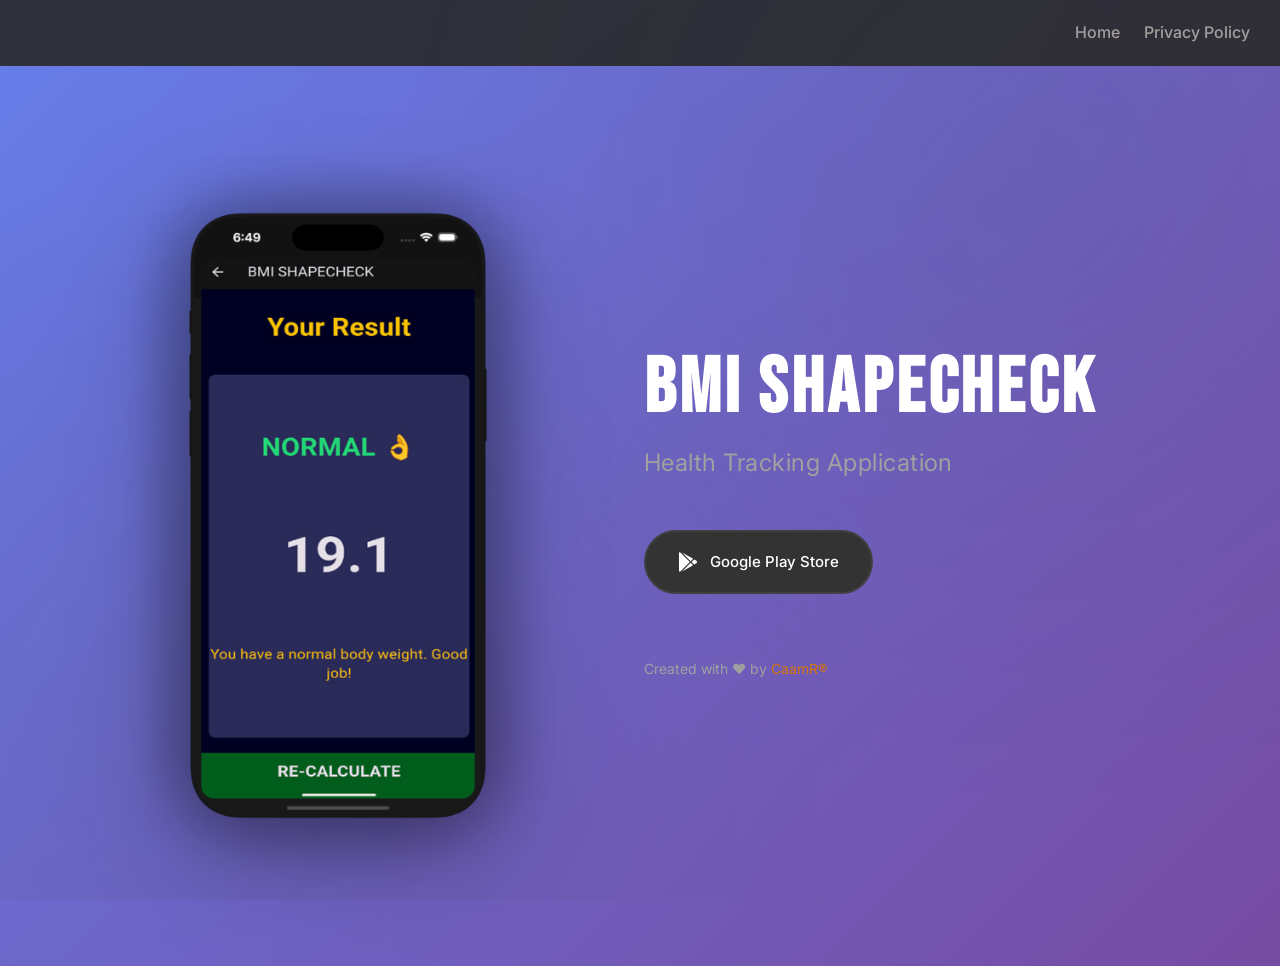
<file: index.html>
<!DOCTYPE html>
<html lang="en">
  <head>
    <meta charset="UTF-8" />
    <meta name="viewport" content="width=device-width, initial-scale=1" />
    <title>BMI ShapeCheck - Health Tracking Application</title>
    <meta
      name="description"
      content="BMI ShapeCheck is a smart health tracking app that helps you calculate your BMI (Body Mass Index) and monitor your fitness journey effectively."
    />
    <meta
      property="og:title"
      content="BMI ShapeCheck - Health Tracking Application"
    />
    <meta
      property="og:description"
      content="Your personal AI math tutor for mastering mathematics."
    />
    <meta property="og:type" content="website" />
    <link rel="icon" type="image/png" href="/favicon.png" />

    <!-- Bebas Neue + Inter -->
    <link rel="stylesheet" href="main.css" />
    <link rel="preconnect" href="https://fonts.googleapis.com" />
    <link rel="preconnect" href="https://fonts.gstatic.com" crossorigin />
    <link
      href="https://fonts.googleapis.com/css2?family=Bebas+Neue&family=Inter:wght@300;400;500;600;700&display=swap"
      rel="stylesheet"
    />
  </head>
  <body>
    <nav>
      <!-- Nav Links -->
      <a href="index.html">Home</a>
      <a href="privacy-policy.html">Privacy Policy</a>
    </nav>
    <div class="container">
      <div class="content-wrapper">
        <div class="app-showcase">
          <img
            src="assets/bmi-demo.png"
            alt="BMI ShapeCheck Demo"
            class="app-demo-img"
          />
        </div>
        <div class="content">
          <h1>BMI ShapeCheck</h1>
          <p class="subtitle">Health Tracking Application</p>

          <div class="download-buttons">
            <a
              href="https://play.google.com/store/apps"
              class="download-btn app-store"
              aria-label="Download on App Store"
            >
              <svg viewBox="0 0 512 512" fill="currentColor">
                <path
                  d="M325.3 234.3L104.6 13l280.8 161.2-60.1 60.1zM47 0C34 6.8 25.3 19.2 25.3 35.3v441.3c0 16.1 8.7 28.5 21.7 35.3l256.6-256L47 0zm425.2 225.6l-58.9-34.1-65.7 64.5 65.7 64.5 60.1-34.1c18-14.3 18-46.5-1.2-60.8zM104.6 499l280.8-161.2-60.1-60.1L104.6 499z"
                />
              </svg>
              <span>Google Play Store</span>
            </a>
          </div>

          <p class="footer-note">
            Created with ❤️ by
            <a href="https://monumental-bubblegum-b3b7e7.netlify.app/"
              >CaamR®</a
            >
          </p>
        </div>
      </div>
    </div>
  </body>
</html>
</file>
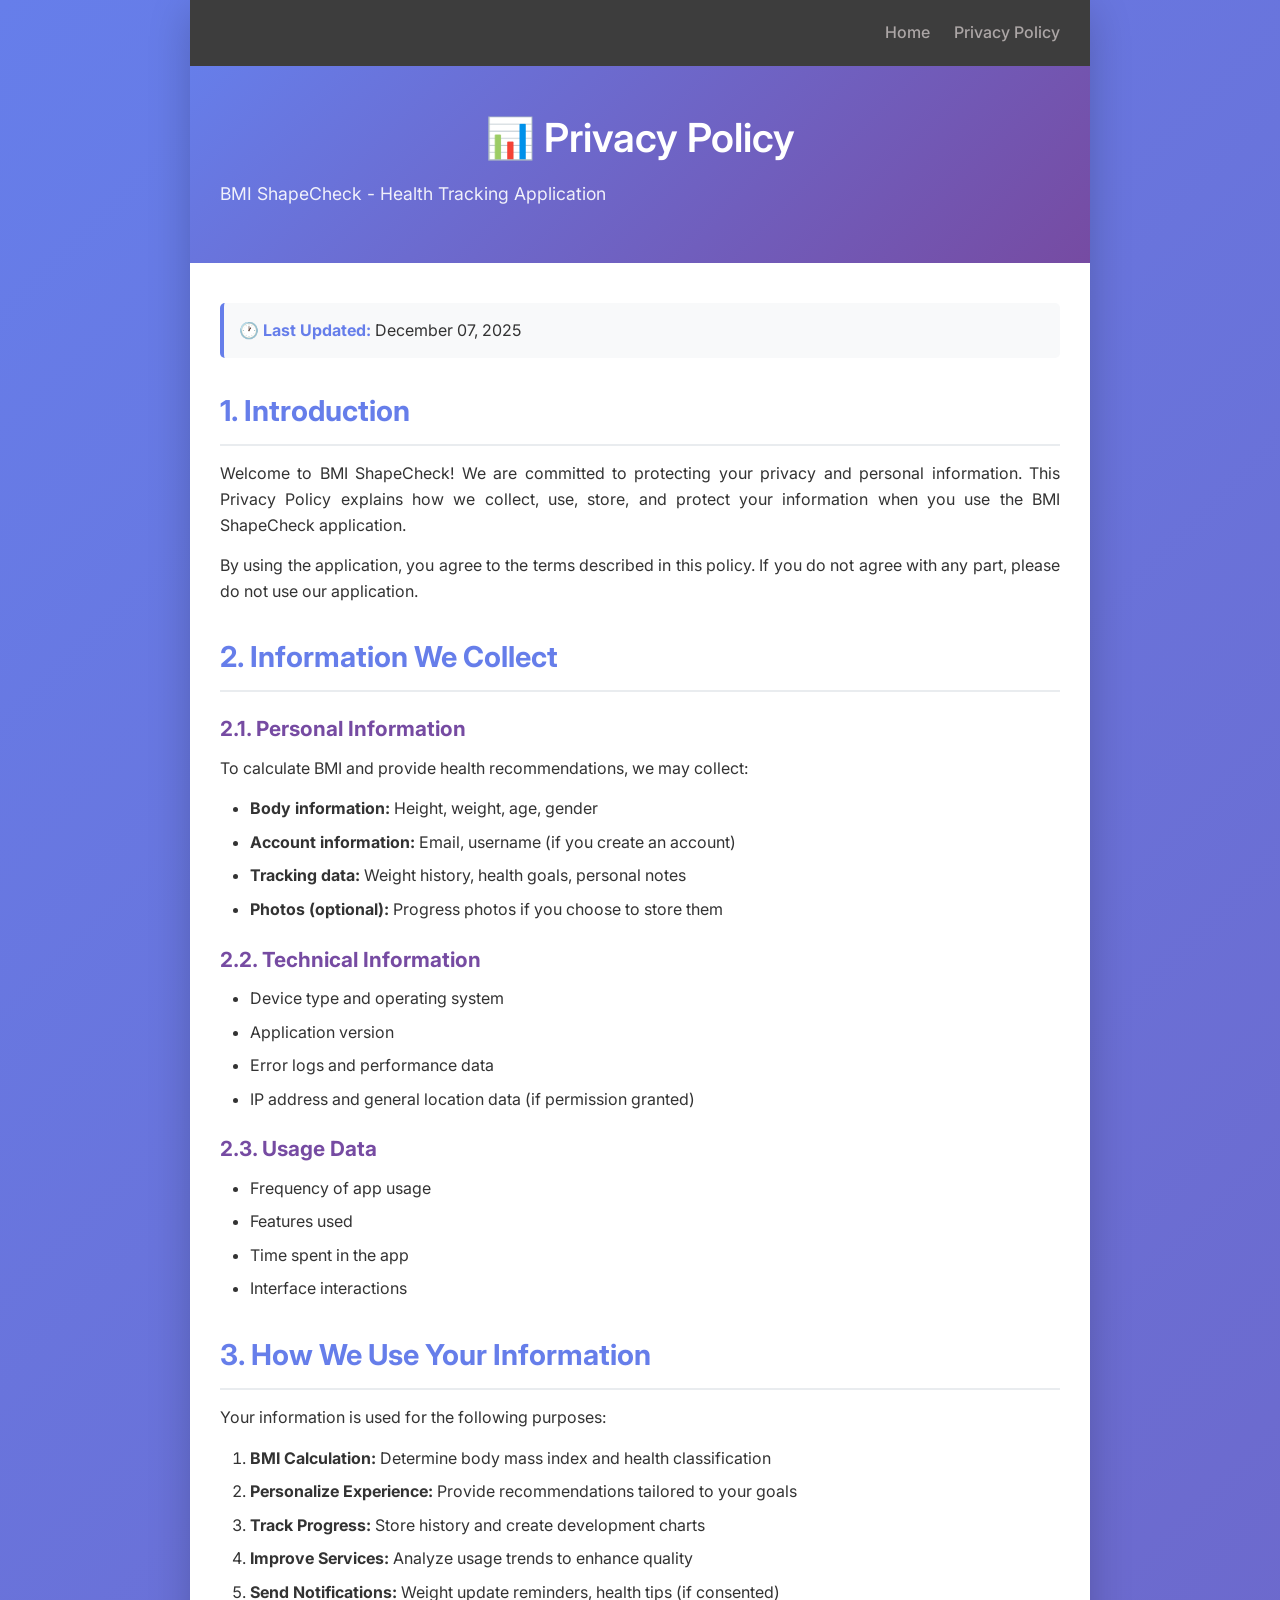
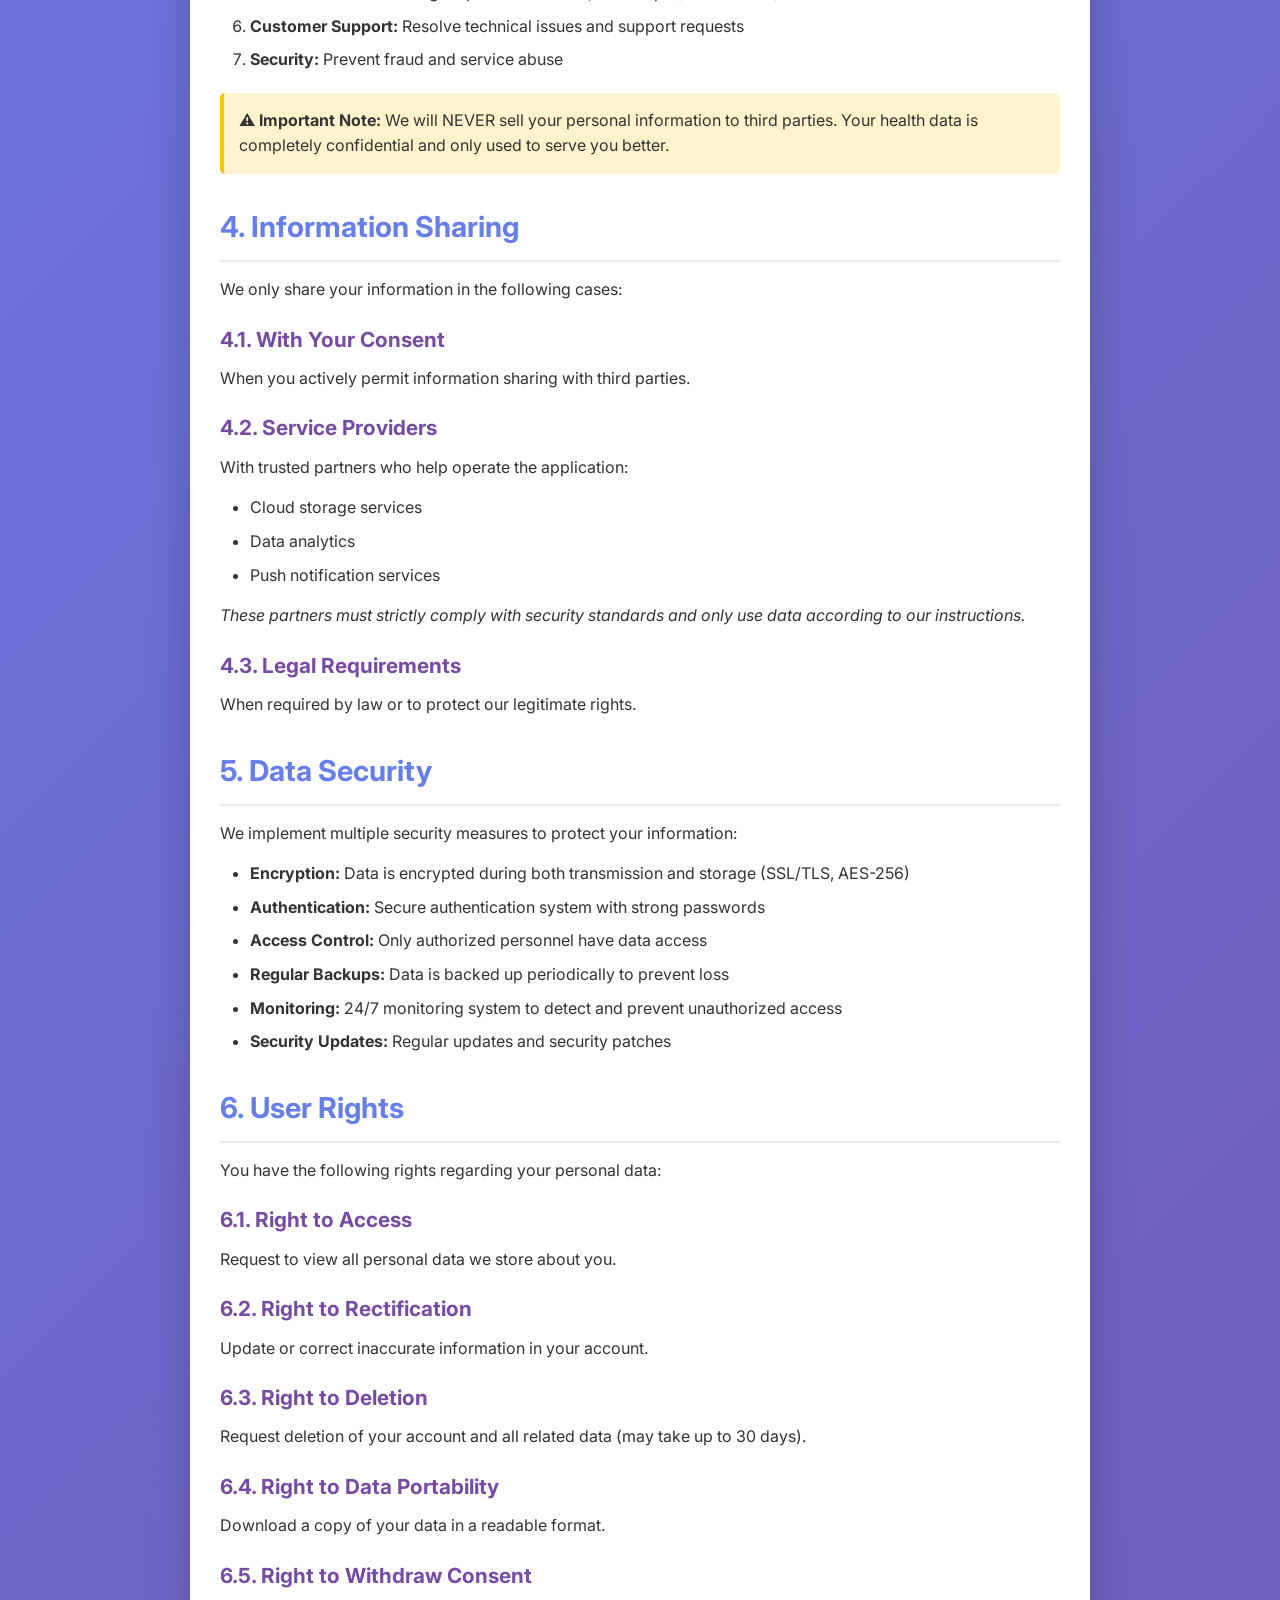
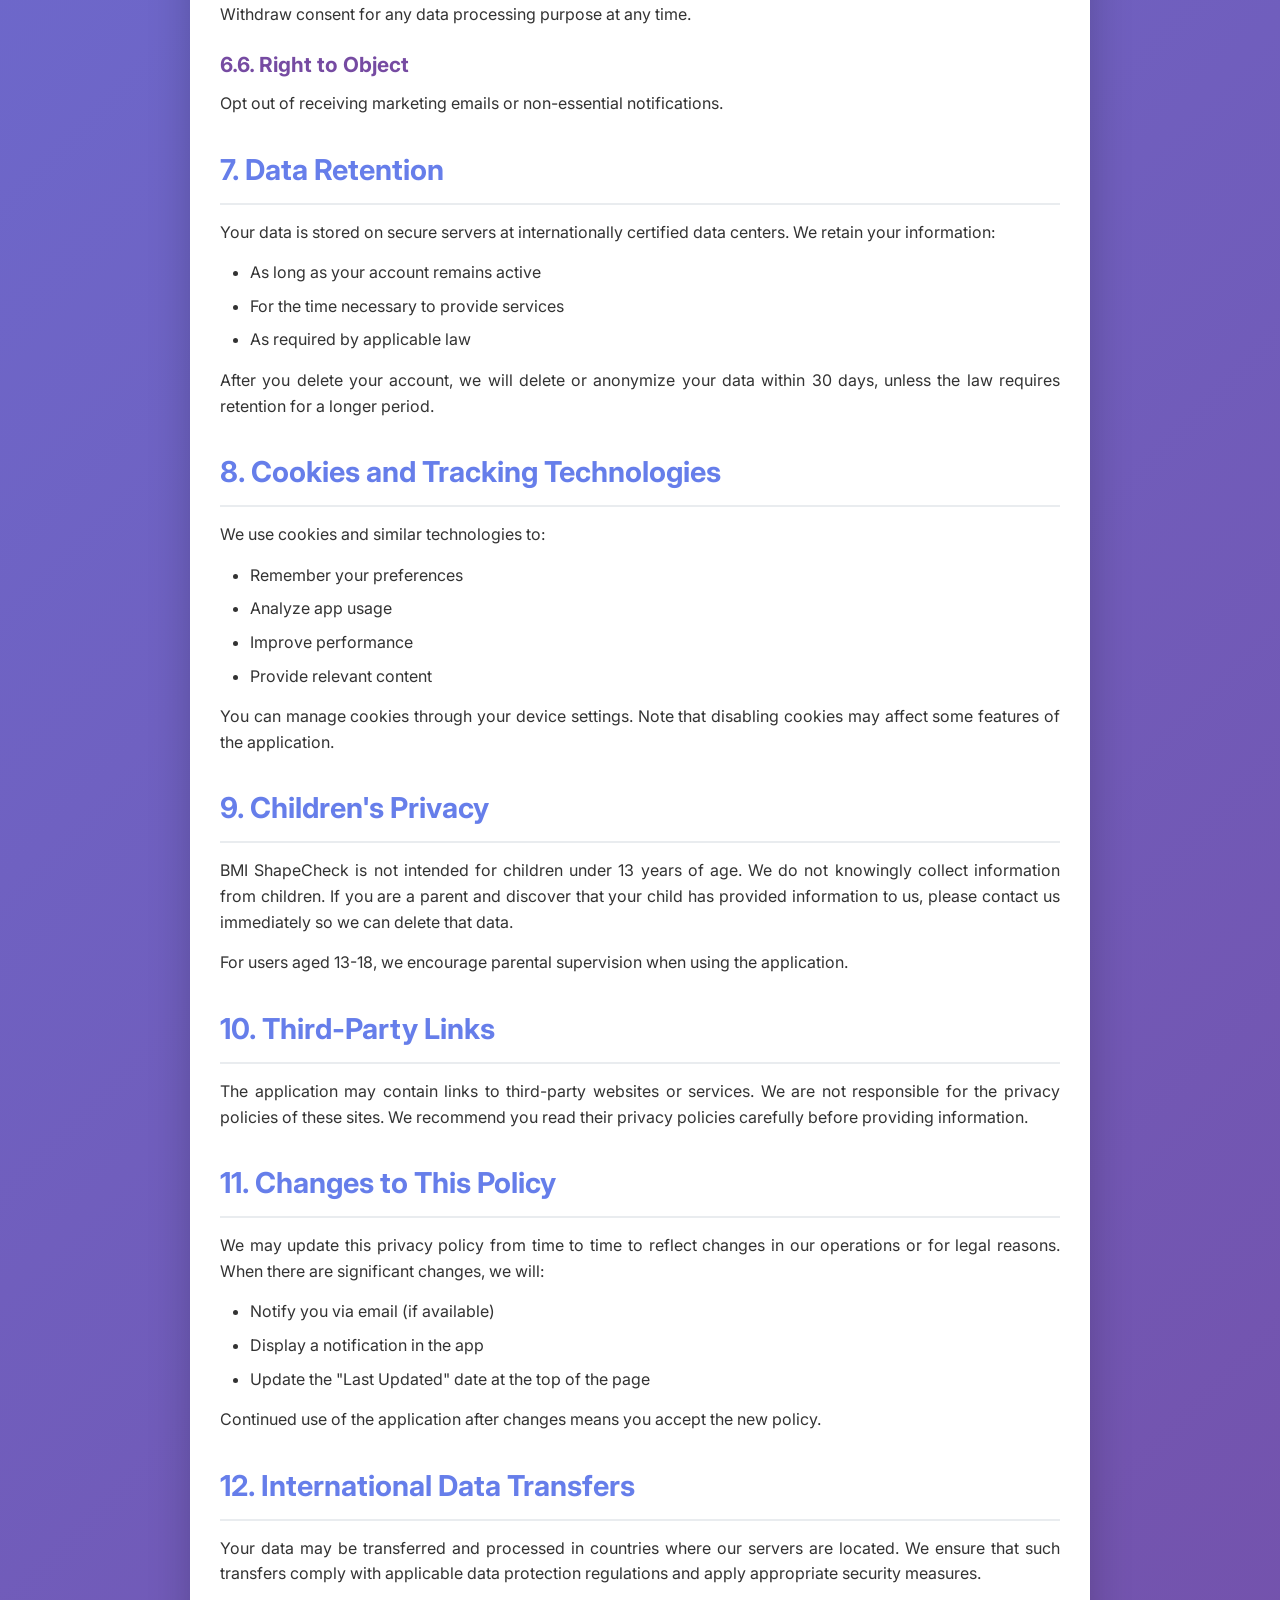
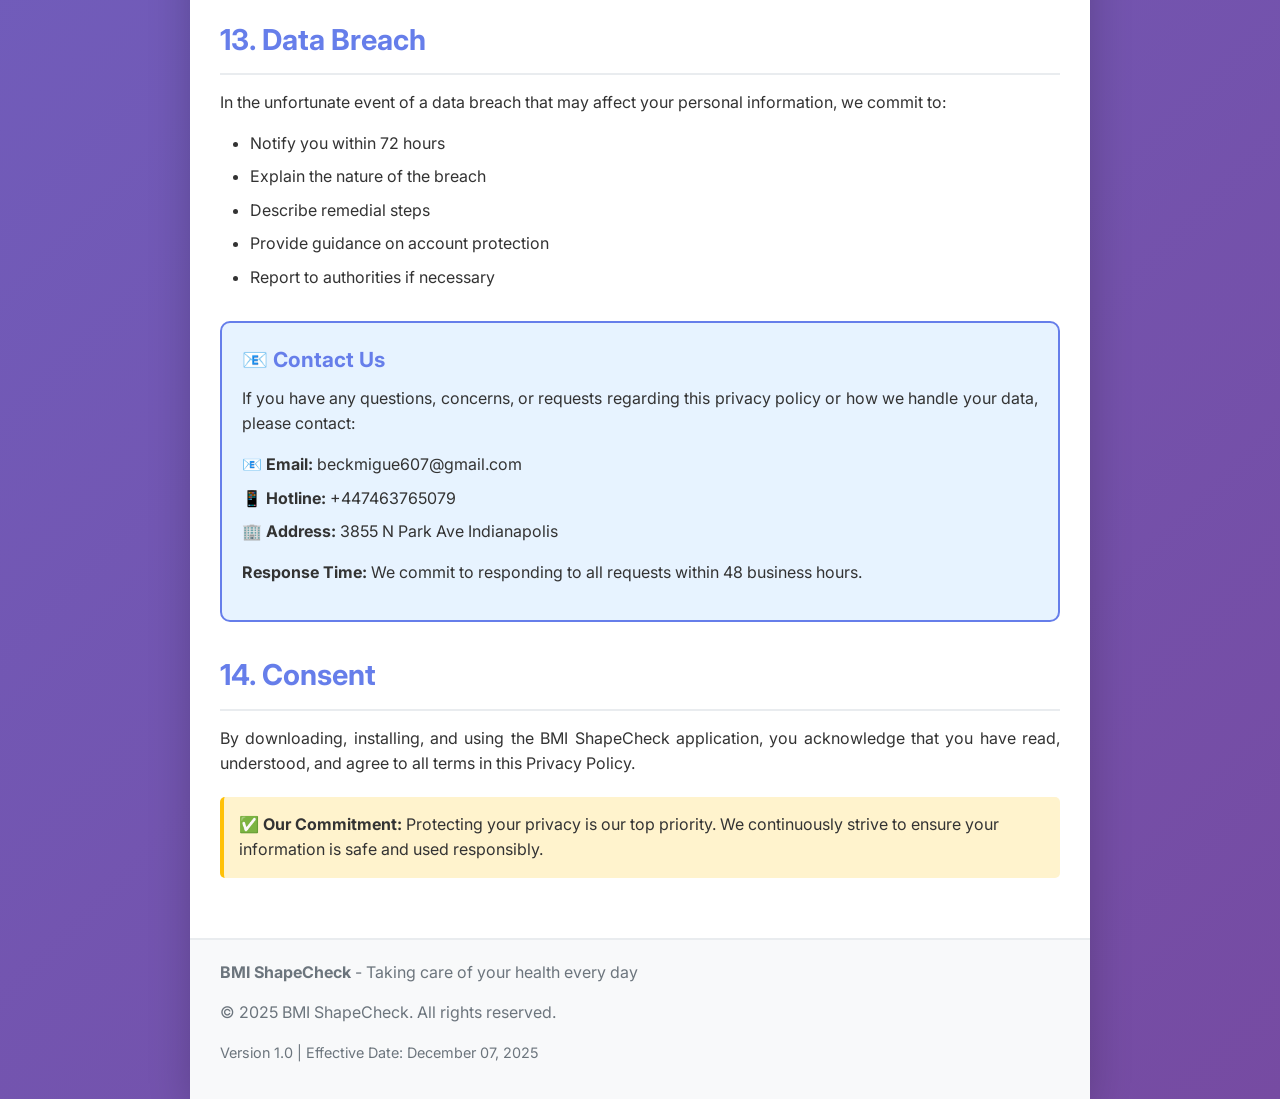
<file: privacy-policy.html>
<!DOCTYPE html>
<html lang="en">
  <head>
    <meta charset="UTF-8" />
    <meta name="viewport" content="width=device-width, initial-scale=1" />
    <title>BMI SHAPECHECK</title>
    <meta
      name="description"
      content="A simple and accurate tool to check your BMI and understand your health status."
    />
    <meta property="og:title" content="BMI ShapeCheck" />
    <meta
      property="og:description"
      content="A simple and accurate tool to check your BMI and understand your health status."
    />
    <meta property="og:type" content="website" />
    <link rel="icon" type="image/png" href="/favicon.png" />

    <!-- Bebas Neue + Inter -->
    <link rel="stylesheet" href="" />
    <link rel="preconnect" href="https://fonts.googleapis.com" />
    <link rel="preconnect" href="https://fonts.gstatic.com" crossorigin />
    <link
      href="https://fonts.googleapis.com/css2?family=Bebas+Neue&family=Inter:wght@300;400;500;600;700&display=swap"
      rel="stylesheet"
    />
  </head>
  <body>

    <!-- STYLES: Layout & Design -->
    <style>
      /* Global Style for entire page */
        * {
            margin: 0;
            padding: 0;
            box-sizing: border-box;
        }

        body {
            font-family: 'Inter', Tahoma, Geneva, Verdana, sans-serif;
            line-height: 1.6;
            color: #333;
            background: linear-gradient(135deg, #667eea 0%, #764ba2 100%);
        }
        nav {
        background-color: #292929e7;
        padding: 20px;
        text-align: right;
        
      }

        /* Navigation Link Style */
        nav a {
          margin: 10px;
          color: #aca6a6;
          text-decoration: none;
          font-weight: 500;
        }

        nav a:hover {
          color: #f5f0f0;
        }
        .container {
            max-width: 900px;
            margin: 0 auto;
            background: white;
            box-shadow: 0 10px 40px rgba(0, 0, 0, 0.2);
            overflow: hidden;
        }

        .header {
            background: linear-gradient(135deg, #667eea 0%, #764ba2 100%);
            color: white;
            padding: 40px 30px;
            text-align: center;
        }

        .header h1 {
            font-size: 2.5em;
            margin-bottom: 10px;
            font-weight: 600;
        }

        .header p {
            font-size: 1.1em;
            opacity: 0.9;
        }

        .content {
            padding: 40px 30px;
        }

        .update-date {
            background: #f8f9fa;
            padding: 15px;
            border-left: 4px solid #667eea;
            margin-bottom: 30px;
            border-radius: 5px;
        }

        .update-date strong {
            color: #667eea;
        }

        h2 {
            color: #667eea;
            margin-top: 30px;
            margin-bottom: 15px;
            font-size: 1.8em;
            padding-bottom: 10px;
            border-bottom: 2px solid #e9ecef;
        }

        h3 {
            color: #764ba2;
            margin-top: 20px;
            margin-bottom: 10px;
            font-size: 1.3em;
        }

        p {
            margin-bottom: 15px;
            text-align: justify;
        }

        ul, ol {
            margin-left: 30px;
            margin-bottom: 15px;
        }

        li {
            margin-bottom: 8px;
        }

        .highlight {
            background: #fff3cd;
            padding: 15px;
            border-radius: 5px;
            border-left: 4px solid #ffc107;
            margin: 20px 0;
        }

        .contact-box {
            background: #e7f3ff;
            padding: 20px;
            border-radius: 10px;
            margin-top: 30px;
            border: 2px solid #667eea;
        }

        .contact-box h3 {
            color: #667eea;
            margin-top: 0;
        }

        .footer {
            background: #f8f9fa;
            padding: 20px 30px;
            text-align: center;
            color: #6c757d;
            border-top: 2px solid #e9ecef;
        }

        .icon {
            display: inline-block;
            margin-right: 8px;
        }

        @media (max-width: 768px) {
            .header h1 {
                font-size: 2em;
            }

            .content {
                padding: 30px 20px;
            }

            h2 {
                font-size: 1.5em;
            }
        }
    </style>
  </head>

  <!-- Body: The Content -->
  <body>
    <!-- Navigation Section -->
    

    <!-- Header Section -->
   <div class="container">
    <nav>
      <!-- Nav Links -->
      <a href="index.html">Home</a>
      <a href="privacy-policy.html">Privacy Policy</a>
    </nav>
        <div class="header">
            <h1>📊 Privacy Policy</h1>
            <p>BMI ShapeCheck - Health Tracking Application</p>
        </div>

        <div class="content">
            <div class="update-date">
                <strong>🕐 Last Updated:</strong> December 07, 2025
            </div>

            <section>
                <h2>1. Introduction</h2>
                <p>
                    Welcome to BMI ShapeCheck! We are committed to protecting your privacy and personal information. 
                    This Privacy Policy explains how we collect, use, store, and protect your information when you 
                    use the BMI ShapeCheck application.
                </p>
                <p>
                    By using the application, you agree to the terms described in this policy. If you do not agree 
                    with any part, please do not use our application.
                </p>
            </section>

            <section>
                <h2>2. Information We Collect</h2>
                
                <h3>2.1. Personal Information</h3>
                <p>To calculate BMI and provide health recommendations, we may collect:</p>
                <ul>
                    <li><strong>Body information:</strong> Height, weight, age, gender</li>
                    <li><strong>Account information:</strong> Email, username (if you create an account)</li>
                    <li><strong>Tracking data:</strong> Weight history, health goals, personal notes</li>
                    <li><strong>Photos (optional):</strong> Progress photos if you choose to store them</li>
                </ul>

                <h3>2.2. Technical Information</h3>
                <ul>
                    <li>Device type and operating system</li>
                    <li>Application version</li>
                    <li>Error logs and performance data</li>
                    <li>IP address and general location data (if permission granted)</li>
                </ul>

                <h3>2.3. Usage Data</h3>
                <ul>
                    <li>Frequency of app usage</li>
                    <li>Features used</li>
                    <li>Time spent in the app</li>
                    <li>Interface interactions</li>
                </ul>
            </section>

            <section>
                <h2>3. How We Use Your Information</h2>
                <p>Your information is used for the following purposes:</p>
                <ol>
                    <li><strong>BMI Calculation:</strong> Determine body mass index and health classification</li>
                    <li><strong>Personalize Experience:</strong> Provide recommendations tailored to your goals</li>
                    <li><strong>Track Progress:</strong> Store history and create development charts</li>
                    <li><strong>Improve Services:</strong> Analyze usage trends to enhance quality</li>
                    <li><strong>Send Notifications:</strong> Weight update reminders, health tips (if consented)</li>
                    <li><strong>Customer Support:</strong> Resolve technical issues and support requests</li>
                    <li><strong>Security:</strong> Prevent fraud and service abuse</li>
                </ol>
            </section>

            <div class="highlight">
                <strong>⚠️ Important Note:</strong> We will NEVER sell your personal information to third parties. 
                Your health data is completely confidential and only used to serve you better.
            </div>

            <section>
                <h2>4. Information Sharing</h2>
                <p>We only share your information in the following cases:</p>
                
                <h3>4.1. With Your Consent</h3>
                <p>When you actively permit information sharing with third parties.</p>

                <h3>4.2. Service Providers</h3>
                <p>With trusted partners who help operate the application:</p>
                <ul>
                    <li>Cloud storage services</li>
                    <li>Data analytics</li>
                    <li>Push notification services</li>
                </ul>
                <p><em>These partners must strictly comply with security standards and only use data according to our instructions.</em></p>

                <h3>4.3. Legal Requirements</h3>
                <p>When required by law or to protect our legitimate rights.</p>
            </section>

            <section>
                <h2>5. Data Security</h2>
                <p>We implement multiple security measures to protect your information:</p>
                <ul>
                    <li><strong>Encryption:</strong> Data is encrypted during both transmission and storage (SSL/TLS, AES-256)</li>
                    <li><strong>Authentication:</strong> Secure authentication system with strong passwords</li>
                    <li><strong>Access Control:</strong> Only authorized personnel have data access</li>
                    <li><strong>Regular Backups:</strong> Data is backed up periodically to prevent loss</li>
                    <li><strong>Monitoring:</strong> 24/7 monitoring system to detect and prevent unauthorized access</li>
                    <li><strong>Security Updates:</strong> Regular updates and security patches</li>
                </ul>
            </section>

            <section>
                <h2>6. User Rights</h2>
                <p>You have the following rights regarding your personal data:</p>
                
                <h3>6.1. Right to Access</h3>
                <p>Request to view all personal data we store about you.</p>

                <h3>6.2. Right to Rectification</h3>
                <p>Update or correct inaccurate information in your account.</p>

                <h3>6.3. Right to Deletion</h3>
                <p>Request deletion of your account and all related data (may take up to 30 days).</p>

                <h3>6.4. Right to Data Portability</h3>
                <p>Download a copy of your data in a readable format.</p>

                <h3>6.5. Right to Withdraw Consent</h3>
                <p>Withdraw consent for any data processing purpose at any time.</p>

                <h3>6.6. Right to Object</h3>
                <p>Opt out of receiving marketing emails or non-essential notifications.</p>
            </section>

            <section>
                <h2>7. Data Retention</h2>
                <p>
                    Your data is stored on secure servers at internationally certified data centers. 
                    We retain your information:
                </p>
                <ul>
                    <li>As long as your account remains active</li>
                    <li>For the time necessary to provide services</li>
                    <li>As required by applicable law</li>
                </ul>
                <p>
                    After you delete your account, we will delete or anonymize your data within 30 days, 
                    unless the law requires retention for a longer period.
                </p>
            </section>

            <section>
                <h2>8. Cookies and Tracking Technologies</h2>
                <p>We use cookies and similar technologies to:</p>
                <ul>
                    <li>Remember your preferences</li>
                    <li>Analyze app usage</li>
                    <li>Improve performance</li>
                    <li>Provide relevant content</li>
                </ul>
                <p>
                    You can manage cookies through your device settings. Note that disabling cookies 
                    may affect some features of the application.
                </p>
            </section>

            <section>
                <h2>9. Children's Privacy</h2>
                <p>
                    BMI ShapeCheck is not intended for children under 13 years of age. We do not knowingly 
                    collect information from children. If you are a parent and discover that your child has 
                    provided information to us, please contact us immediately so we can delete that data.
                </p>
                <p>
                    For users aged 13-18, we encourage parental supervision when using the application.
                </p>
            </section>

            <section>
                <h2>10. Third-Party Links</h2>
                <p>
                    The application may contain links to third-party websites or services. We are not 
                    responsible for the privacy policies of these sites. We recommend you read their 
                    privacy policies carefully before providing information.
                </p>
            </section>

            <section>
                <h2>11. Changes to This Policy</h2>
                <p>
                    We may update this privacy policy from time to time to reflect changes in our operations 
                    or for legal reasons. When there are significant changes, we will:
                </p>
                <ul>
                    <li>Notify you via email (if available)</li>
                    <li>Display a notification in the app</li>
                    <li>Update the "Last Updated" date at the top of the page</li>
                </ul>
                <p>
                    Continued use of the application after changes means you accept the new policy.
                </p>
            </section>

            <section>
                <h2>12. International Data Transfers</h2>
                <p>
                    Your data may be transferred and processed in countries where our servers are located. 
                    We ensure that such transfers comply with applicable data protection regulations and 
                    apply appropriate security measures.
                </p>
            </section>

            <section>
                <h2>13. Data Breach</h2>
                <p>
                    In the unfortunate event of a data breach that may affect your personal information, 
                    we commit to:
                </p>
                <ul>
                    <li>Notify you within 72 hours</li>
                    <li>Explain the nature of the breach</li>
                    <li>Describe remedial steps</li>
                    <li>Provide guidance on account protection</li>
                    <li>Report to authorities if necessary</li>
                </ul>
            </section>

            <div class="contact-box">
                <h3>📧 Contact Us</h3>
                <p>
                    If you have any questions, concerns, or requests regarding this privacy policy or how 
                    we handle your data, please contact:
                </p>
                <ul style="list-style: none; margin-left: 0;">
                    <li><strong>📧 Email:</strong> beckmigue607@gmail.com</li>
                    <li><strong>📱 Hotline:</strong> +447463765079</li>
                    <li><strong>🏢 Address:</strong> 3855 N Park Ave Indianapolis</li>
                </ul>
                <p style="margin-top: 15px;">
                    <strong>Response Time:</strong> We commit to responding to all requests within 48 business hours.
                </p>
            </div>

            <section>
                <h2>14. Consent</h2>
                <p>
                    By downloading, installing, and using the BMI ShapeCheck application, you acknowledge that 
                    you have read, understood, and agree to all terms in this Privacy Policy.
                </p>
                <div class="highlight">
                    <strong>✅ Our Commitment:</strong> Protecting your privacy is our top priority. 
                    We continuously strive to ensure your information is safe and used responsibly.
                </div>
            </section>
        </div>

        <div class="footer">
            <p><strong>BMI ShapeCheck</strong> - Taking care of your health every day</p>
            <p>© 2025 BMI ShapeCheck. All rights reserved.</p>
            <p style="margin-top: 10px; font-size: 0.9em;">
                Version 1.0 | Effective Date: December 07, 2025
            </p>
        </div>
    </div>
  </body>
</html>
</file>
<file: main.css>
* {
  margin: 0;
  padding: 0;
  box-sizing: border-box;
}

:root {
  --bg: lch(16.59% 0 296.81);
  --bg-secondary: #2a2a2a;
  --text-primary: #ffffff;
  --text-secondary: #e0e0e0;
  --text-tertiary: #a0a0a0;
  --accent: #404040;
  --button-primary: #333333;
  --button-primary-hover: #404040;
  --border: #404040;
}

body {
  font-family: "Inter", Tahoma, Geneva, Verdana, sans-serif;
  line-height: 1.6;
  color: #333;
  background: linear-gradient(135deg, #667eea 0%, #764ba2 100%);
}

/* Subtle background pattern */
body::before {
  content: "";
  position: fixed;
  top: 0;
  left: 0;
  width: 100%;
  height: 100%;
  background: radial-gradient(
      circle at 20% 80%,
      rgba(64, 64, 64, 0.1) 0%,
      transparent 50%
    ),
    radial-gradient(
      circle at 80% 20%,
      rgba(64, 64, 64, 0.1) 0%,
      transparent 50%
    );
  z-index: 1;
  pointer-events: none;
}

nav {
  background-color: #292929e7;
  padding: 20px;
  text-align: right;
}

/* Navigation Link Style */
nav a {
  margin: 10px;
  color: #aca6a6;
  text-decoration: none;
  font-weight: 500;
}

nav a:hover {
  color: #f5f0f0;
}

.container {
  min-height: 100vh;
  display: flex;
  align-items: center;
  justify-content: center;
  padding: 2rem;
  position: relative;
  z-index: 2;
}

.content-wrapper {
  display: grid;
  grid-template-columns: 1fr 1fr;
  gap: 0.5rem;
  max-width: 1200px;
  width: 100%;
  align-items: center;
}

.app-showcase {
  display: flex;
  justify-content: center;
  align-items: center;
  position: relative;
  animation: fadeIn 0.8s ease-out 0.2s both;
}
.app-showcase::before {
  content: "";
  position: absolute;
  width: 300px;
  height: 300px;
  background: radial-gradient(
    circle,
    rgba(255, 255, 255, 0.03) 0%,
    transparent 70%
  );
  border-radius: 50%;
  z-index: -1;
}
.app-demo-img {
  width: 100%;
  max-width: 460px;
  object-fit: contain;
  filter: drop-shadow(0 25px 50px rgba(0, 0, 0, 0.3));
  animation: float 6s ease-in-out infinite;
  transition: all 0.4s cubic-bezier(0.16, 1, 0.3, 1);
  border-radius: 30px;
}
.app-demo-img:hover {
  transform: translateY(-5px) scale(1.02);
  filter: drop-shadow(0 30px 60px rgba(0, 0, 0, 0.4));
}

.content {
  animation: fadeIn 0.8s ease-out;
}

.logo {
  width: 56px;
  height: 56px;
  margin-bottom: 3rem;
  opacity: 0;
  animation: fadeInUp 0.6s cubic-bezier(0.16, 1, 0.3, 1) 0.3s forwards;
  background: var(--text-primary);
  border-radius: 12px;
  display: flex;
  align-items: center;
  justify-content: center;
  font-family: "Bebas Neue", sans-serif;
  font-size: 24px;
  color: var(--bg);
  font-weight: bold;
}
.logo:hover {
  transform: scale(1.1);
  transition: transform 0.3s ease;
}

@keyframes fadeIn {
  from {
    opacity: 0;
  }
  to {
    opacity: 1;
  }
}
@keyframes fadeInUp {
  from {
    opacity: 0;
    transform: translateY(30px);
  }
  to {
    opacity: 1;
    transform: translateY(0);
  }
}
@keyframes float {
  0%,
  100% {
    transform: translateY(0);
  }
  50% {
    transform: translateY(-10px);
  }
}

h1 {
  font-family: "Bebas Neue", sans-serif;
  font-size: clamp(3.5rem, 6vw, 5rem);
  letter-spacing: 0.05em;
  line-height: 1;
  margin-bottom: 1rem;
  color: var(--text-primary);
  opacity: 0;
  animation: fadeInUp 0.6s cubic-bezier(0.16, 1, 0.3, 1) 0.4s forwards;
}

.subtitle {
  font-size: clamp(1.125rem, 2vw, 1.5rem);
  letter-spacing: 0.02em;
  color: var(--text-tertiary);
  margin-bottom: 3rem;
  opacity: 0;
  animation: fadeInUp 0.6s cubic-bezier(0.16, 1, 0.3, 1) 0.6s forwards;
}

.download-buttons {
  display: flex;
  gap: 1rem;
  margin-bottom: 4rem;
  opacity: 0;
  animation: fadeInUp 0.6s cubic-bezier(0.16, 1, 0.3, 1) 0.7s forwards;
}

.download-btn {
  display: inline-flex;
  align-items: center;
  justify-content: center;
  padding: 18px 32px;
  border-radius: 100px;
  text-decoration: none;
  font-weight: 500;
  font-size: 0.9375rem;
  gap: 12px;
  position: relative;
  overflow: hidden;
  transition: all 0.3s cubic-bezier(0.16, 1, 0.3, 1);
}

/* App Store - Dark theme */
.download-btn.app-store {
  background: var(--button-primary);
  color: var(--text-primary);
  border: 2px solid var(--border);
}
.download-btn.app-store::before {
  content: "";
  position: absolute;
  top: 50%;
  left: 50%;
  width: 0;
  height: 0;
  border-radius: 50%;
  background: rgba(255, 255, 255, 0.1);
  transform: translate(-50%, -50%);
  transition: width 0.6s, height 0.6s;
}
.download-btn.app-store:hover::before {
  width: 300px;
  height: 300px;
}
.download-btn.app-store:hover {
  transform: translateY(-3px);
  box-shadow: 0 10px 30px rgba(0, 0, 0, 0.3);
  background: var(--button-primary-hover);
  border-color: var(--text-tertiary);
}

/* Google Play - Dark theme */
.download-btn.play-store {
  background: rgba(255, 255, 255, 0.05);
  color: var(--text-secondary);
  border: 2px solid rgba(255, 255, 255, 0.1);
  backdrop-filter: blur(10px);
}
.download-btn.play-store:hover {
  transform: translateY(-3px);
  box-shadow: 0 10px 30px rgba(255, 255, 255, 0.1);
  border-color: rgba(255, 255, 255, 0.2);
  background: rgba(255, 255, 255, 0.1);
}

.download-btn svg {
  width: 20px;
  height: 20px;
  z-index: 1;
}
.download-btn span {
  z-index: 1;
}

.footer-note {
  color: var(--text-tertiary);
  font-size: 0.875rem;
  opacity: 0;
  animation: fadeInUp 0.6s cubic-bezier(0.16, 1, 0.3, 1) 0.8s forwards;
}

.footer-note a {
  color: #d87504;
  text-decoration: none;
}

@media (max-width: 768px) {
  .content-wrapper {
    grid-template-columns: 1fr;
    gap: 1rem;
    text-align: center;
  }
  .app-showcase {
    order: 1;
  }

  .content {
    order: 2;
  }
  .logo {
    margin: 0 auto 2rem;
  }
  .download-buttons {
    flex-direction: column;
    align-items: center;
  }
  .app-demo-img {
    max-width: 380px;
  }
}

@media (max-width: 480px) {
  .container {
    padding: 1.5rem;
  }
  h1 {
    font-size: 3rem;
    margin-bottom: 0.75rem;
  }
  .subtitle {
    font-size: 1.25rem;
    margin-bottom: 1rem;
  }
  .app-demo-img {
    max-width: 260px;
  }
  .logo {
    width: 48px;
    height: 48px;
    font-size: 20px;
  }
}
</file>
